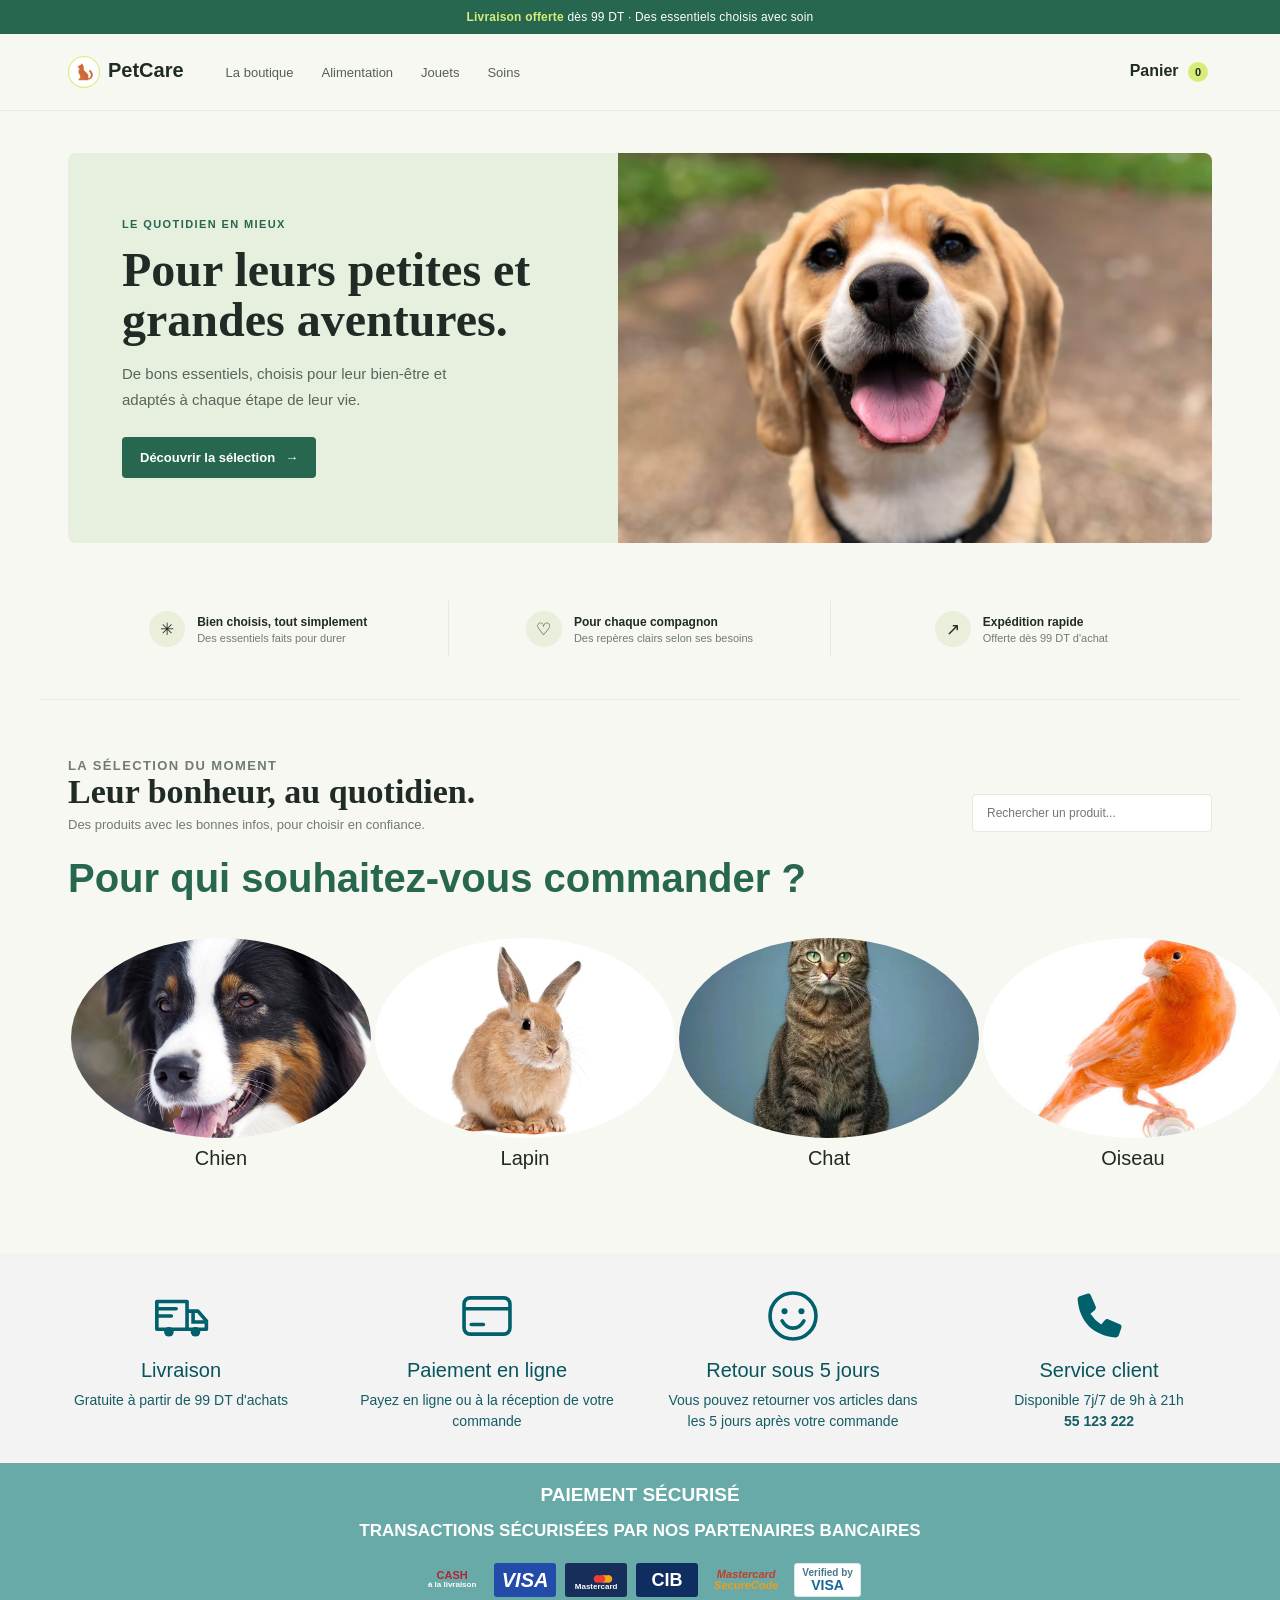
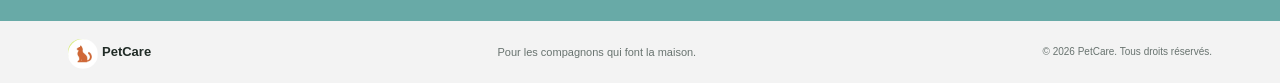
<file: index.html>
<!DOCTYPE html>
<html lang="fr">

<head>
    <meta charset="UTF-8">
    <meta name="viewport" content="width=device-width, initial-scale=1.0">
    <meta name="theme-color" content="#f7f8f2">
    <title>PetCare — La boutique des animaux</title>
    <link rel="stylesheet" href="style.css">
    <link rel="preconnect" href="https://fonts.googleapis.com">
    <link rel="preconnect" href="https://fonts.gstatic.com" crossorigin>

</head>

<body>
    <div class="announcement">
        <strong>Livraison offerte</strong>
        dès 99 DT · Des essentiels choisis avec soin
    </div>
    <div class="nav-wrap">
        <nav>
            <a class="brand" href="#accueil">
                <span class="brand-mark" aria-hidden="true">
                    <img src="images/logo-chat.jpg" id="logo_chat" alt="">
                </span>PetCare
            </a>
            <div class="nav-links">
                <a href="#boutique">La boutique</a>
                <a href="#boutique" data-category-link="Alimentation">Alimentation</a>
                <a href="#boutique" data-category-link="Jouets">Jouets</a>
                <a href="#boutique" data-category-link="Soins">Soins</a>
            </div>
            <button class="cart-button" id="cart-toggle" aria-expanded="false" aria-controls="cart-panel">Panier <span
                    class="cart-count" id="cart-count">0</span></button>
        </nav>
    </div>
    <aside class="cart-panel" id="cart-panel" aria-label="Contenu du panier"></aside>
    <main>
        <section class="hero" id="accueil">
            <div class="hero-inner">
                <div class="hero-copy">
                    <p class="eyebrow">Le quotidien en mieux</p>
                    <h1>Pour leurs petites et grandes aventures.</h1>
                    <p>De bons essentiels, choisis pour leur bien-être et adaptés à chaque étape de leur vie.</p>
                    <a class="primary-button" href="#boutique">Découvrir la sélection <span
                            aria-hidden="true">→</span></a>
                </div>
                <div class="hero-image" role="img" aria-label="Chien de compagnie heureux"></div>
            </div>
        </section>
        <section class="benefits" aria-label="Nos engagements">
            <div class="benefit"><span class="benefit-icon" aria-hidden="true">✳</span>
                <div><strong>Bien choisis, tout simplement</strong><span>Des essentiels faits pour durer</span></div>
            </div>
            <div class="benefit"><span class="benefit-icon" aria-hidden="true">♡</span>
                <div><strong>Pour chaque compagnon</strong><span>Des repères clairs selon ses besoins</span></div>
            </div>
            <div class="benefit"><span class="benefit-icon" aria-hidden="true">↗</span>
                <div><strong>Expédition rapide</strong><span>Offerte dès 99 DT d'achat</span></div>
            </div>
        </section>
        <section class="shop" id="boutique">
            <div class="shop-heading">
                <div>
                    <p class="eyebrow">La sélection du moment</p>
                    <h2>Leur bonheur, au quotidien.</h2>
                    <p>Des produits avec les bonnes infos, pour choisir en confiance.</p>
                </div>
                <input class="search" id="search" type="search" placeholder="Rechercher un produit..."
                    aria-label="Rechercher un produit">
            </div>
                <h2 id="h2_annimal_selectionne">Pour qui souhaitez-vous commander ?</h2>
                <table>
                    <tr>
                        <td><a href="chien.html"><img src="images/chien.jpg"  class="animal" alt="Chien"></a></td>
                        <td><a href="lapin.html"><img src="images/lapin.jpg"  class="animal" alt="Lapin"></a></td>
                        <td><a href="chat.html"><img src="images/chat.webp"   class="animal" alt="Chat"></a></td>
                        <td><a href="oiseau.html"><img src="images/oiseau.jpg" class="animal" alt="Oiseau"></a></td>
                    </tr>
                    <tr>
                        <td>Chien</td>
                        <td>Lapin</td>
                        <td>Chat</td>
                        <td>Oiseau</td>
                    </tr>
                </table>

            <div class="product-grid" id="product-grid" aria-live="polite"></div>
        </section>
    </main>
    <footer class="site-footer">
        <section class="footer-services" aria-label="Nos services">
            <article class="footer-service">
                <span class="service-icon" aria-hidden="true">
                    <svg viewBox="0 0 48 48" fill="none"><path d="M4 12h25v23H4zM29 20h9l7 8v7H29z" stroke="currentColor" stroke-width="3" stroke-linejoin="round"/><path d="M34 21v8h10M4 18h16M4 24h12" stroke="currentColor" stroke-width="3" stroke-linecap="round"/><circle cx="14" cy="37" r="4" fill="currentColor"/><circle cx="36" cy="37" r="4" fill="currentColor"/></svg>
                </span>
                <h2>Livraison</h2>
                <p>Gratuite à partir de 99 DT d'achats</p>
            </article>
            <article class="footer-service">
                <span class="service-icon" aria-hidden="true">
                    <svg viewBox="0 0 48 48" fill="none"><rect x="5" y="9" width="38" height="30" rx="5" stroke="currentColor" stroke-width="3"/><path d="M5 18h38" stroke="currentColor" stroke-width="3"/><path d="M11 31h10" stroke="currentColor" stroke-width="3" stroke-linecap="round"/></svg>
                </span>
                <h2>Paiement en ligne</h2>
                <p>Payez en ligne ou à la réception de votre commande</p>
            </article>
            <article class="footer-service">
                <span class="service-icon" aria-hidden="true">
                    <svg viewBox="0 0 48 48" fill="none"><circle cx="24" cy="24" r="19" stroke="currentColor" stroke-width="3"/><circle cx="17" cy="20" r="2.5" fill="currentColor"/><circle cx="31" cy="20" r="2.5" fill="currentColor"/><path d="M15 28c2.2 4 5.2 6 9 6s6.8-2 9-6" stroke="currentColor" stroke-width="3" stroke-linecap="round"/></svg>
                </span>
                <h2>Retour sous 5 jours</h2>
                <p>Vous pouvez retourner vos articles dans les 5 jours après votre commande</p>
            </article>
            <article class="footer-service">
                <span class="service-icon" aria-hidden="true">
                    <svg viewBox="0 0 48 48" fill="currentColor"><path d="M14.2 5.5c1.2-.5 2.5.1 3 1.3l4 9.2c.5 1.1.2 2.4-.7 3.2l-3.6 3a29.8 29.8 0 0 0 8.9 8.9l3-3.6c.8-.9 2.1-1.2 3.2-.7l9.2 4c1.2.5 1.8 1.8 1.3 3l-2.1 6.2c-.4 1.1-1.5 1.8-2.7 1.7C19.2 40.1 7.9 28.8 6.3 10.3c-.1-1.2.6-2.3 1.7-2.7l6.2-2.1Z"/></svg>
                </span>
                <h2>Service client</h2>
                <p>Disponible 7j/7 de 9h à 21h<br><a href="tel:+21651424424">55 123 222</a></p>
            </article>
        </section>
        <section class="footer-payment" aria-labelledby="payment-title">
            <h2 id="payment-title">PAIEMENT SÉCURISÉ</h2>
            <p>Transactions sécurisées par nos partenaires bancaires</p>
            <div class="payment-methods" aria-label="Moyens de paiement acceptés">
                <span class="payment-logo cash">CASH <small>à la livraison</small></span>
                <span class="payment-logo visa">VISA</span>
                <span class="payment-logo mastercard"><span aria-hidden="true">●●</span><small>Mastercard</small></span>
                <span class="payment-logo cib">CIB</span>
                <span class="payment-logo secure">Mastercard<br><strong>SecureCode</strong></span>
                <span class="payment-logo verified">Verified by<br><strong>VISA</strong></span>
            </div>
        </section>
        <div class="footer-bottom">
            <a class="footer-brand" href="#accueil"><span class="brand-mark" aria-hidden="true"><img src="images/logo-chat.jpg" id="logo_chat" alt=""></span>PetCare</a>
            <p>Pour les compagnons qui font la maison.</p>
            <small>© 2026 PetCare. Tous droits réservés.</small>
        </div>
    </footer>
    <div class="toast" id="toast" role="status" aria-live="polite"></div>

</body>

</html>
</file>
<file: style.css>
:root {
    --ink: #202b26;
    --muted: #717b73;
    --paper: #f7f8f2;
    --green: #27664f;
    --lime: #d7ed78;
    --line: #e6e9df;
}

* {
    box-sizing: border-box;
}

body {
    margin: 0;
    color: var(--ink);
    background: var(--paper);
    font-family: 'DM Sans', sans-serif;
}

button,
input {
    font: inherit;
}

button {
    cursor: pointer;
}

.announcement {
    padding: 10px 20px;
    text-align: center;
    background: var(--green);
    color: white;
    font-size: 12px;
    letter-spacing: .2px;
}

.announcement strong {
    color: var(--lime);
}

.nav-wrap {
    background: var(--paper);
    border-bottom: 1px solid var(--line);
}

nav {
    max-width: 1200px;
    height: 76px;
    margin: auto;
    padding: 0 28px;
    display: flex;
    align-items: center;
    gap: 42px;
}

.brand {
    color: var(--ink);
    text-decoration: none;
    font-weight: 700;
    font-size: 20px;
    white-space: nowrap;
}

.brand-mark {
    display: inline-grid;
    place-items: center;
    width: 32px;
    height: 32px;
    margin-right: 8px;
    border-radius: 50%;
    background: var(--lime);
    vertical-align: middle;
    font-size: 17px;
}

.nav-links {
    display: flex;
    gap: 28px;
    margin: 0 auto 0 0;
}

.nav-links a {
    text-decoration: none;
    color: #536057;
    font-size: 13px;
}

.nav-links a:hover {
    color: var(--green);
}

.cart-button {
    position: relative;
    border: 0;
    background: transparent;
    color: var(--ink);
    font-weight: 600;
    padding: 10px 4px;
}

.cart-count {
    display: inline-grid;
    place-items: center;
    min-width: 20px;
    height: 20px;
    margin-left: 5px;
    padding: 0 5px;
    border-radius: 20px;
    background: var(--lime);
    font-size: 11px;
}

.hero {
    max-width: 1200px;
    margin: 0 auto;
    padding: 42px 28px 58px;
}

.hero-inner {
    min-height: 390px;
    display: grid;
    grid-template-columns: 1fr 1.08fr;
    overflow: hidden;
    border-radius: 8px;
    background: #e7efdf;
}

.hero-copy {
    align-self: center;
    padding: 42px 0 42px 54px;
}

.eyebrow {
    margin: 0 0 15px;
    color: var(--green);
    font-size: 11px;
    font-weight: 700;
    letter-spacing: 1.4px;
    text-transform: uppercase;
}

h1,
h2,
h3,
p {
    margin-top: 0;
}

h1 {
    max-width: 420px;
    margin-bottom: 16px;
    font: 600 48px/1.05 'Fraunces', Georgia, serif;
    letter-spacing: 0;
}

.hero-copy>p:not(.eyebrow) {
    max-width: 350px;
    margin-bottom: 25px;
    color: #58665b;
    font-size: 15px;
    line-height: 1.7;
}

.primary-button {
    display: inline-flex;
    align-items: center;
    gap: 10px;
    padding: 13px 18px;
    border: 0;
    border-radius: 4px;
    background: var(--green);
    color: white;
    text-decoration: none;
    font-weight: 600;
    font-size: 13px;
    transition: background .2s, transform .2s;
}

.primary-button:hover {
    background: #1e513e;
    transform: translateY(-2px);
}

.hero-image {
    min-height: 390px;
    background: url('images/chien_background.avif') center 48% / cover;
}

.benefits {
    max-width: 1200px;
    margin: 0 auto;
    padding: 0 28px 42px;
    display: grid;
    grid-template-columns: repeat(3, 1fr);
    border-bottom: 1px solid var(--line);
}

.benefit {
    display: flex;
    justify-content: center;
    align-items: center;
    gap: 12px;
    padding: 10px;
    border-right: 1px solid var(--line);
}

.benefit:last-child {
    border-right: 0;
}

.benefit-icon {
    display: grid;
    place-items: center;
    width: 36px;
    height: 36px;
    border-radius: 50%;
    background: #e9efdb;
    font-size: 17px;
}

.benefit strong {
    display: block;
    font-size: 12px;
}

.benefit span:last-child {
    display: block;
    margin-top: 3px;
    color: var(--muted);
    font-size: 11px;
}

.shop {
    max-width: 1200px;
    margin: 0 auto;
    padding: 58px 28px 80px;
}

.shop-heading {
    display: flex;
    align-items: end;
    justify-content: space-between;
    gap: 24px;
    margin-bottom: 24px;
}

.shop-heading h2 {
    margin-bottom: 7px;
    font: 600 34px/1.1 'Fraunces', Georgia, serif;
}

.shop-heading p {
    margin: 0;
    color: var(--muted);
    font-size: 13px;
}

.search {
    width: 240px;
    padding: 11px 14px;
    border: 1px solid var(--line);
    border-radius: 4px;
    outline: none;
    background: white;
    font-size: 12px;
}

.search:focus {
    border-color: var(--green);
}

.site-footer {
    color: #07545d;
    background: #f3f3f3;
}

.footer-services {
    max-width: 1440px;
    margin: 0 auto;
    padding: 30px 28px 26px;
    display: grid;
    grid-template-columns: repeat(4, minmax(0, 1fr));
}

.footer-service {
    padding: 4px 22px;
    text-align: center;
}

.service-icon {
    display: grid;
    place-items: center;
    width: 58px;
    height: 58px;
    margin: 0 auto 14px;
    color: #00606c;
}

.service-icon svg {
    display: block;
    width: 100%;
    height: 100%;
}

.footer-service h2 {
    margin: 0 0 8px;
    color: #07545d;
    font-size: 20px;
    font-weight: 500;
}

.footer-service p {
    max-width: 320px;
    margin: 0 auto;
    color: #155d65;
    font-size: 14px;
    line-height: 1.55;
}

.footer-service a {
    color: inherit;
    font-weight: 700;
    text-decoration: none;
}

.footer-service a:hover {
    text-decoration: underline;
}

.footer-payment {
    padding: 21px 20px 24px;
    background: #68aaa7;
    color: white;
    text-align: center;
}

.footer-payment h2 {
    margin: 0 0 15px;
    font-size: 19px;
    font-weight: 700;
}

.footer-payment>p {
    margin: 0 0 22px;
    font-size: 17px;
    font-weight: 700;
    text-transform: uppercase;
}

.payment-methods {
    display: flex;
    align-items: center;
    justify-content: center;
    flex-wrap: wrap;
    gap: 9px;
}

.payment-logo {
    display: grid;
    place-content: center;
    min-width: 62px;
    min-height: 34px;
    padding: 4px 7px;
    border-radius: 3px;
    background: #fff;
    color: #073c66;
    font-size: 12px;
    font-weight: 800;
    line-height: 1;
}

.payment-logo small {
    display: block;
    font-size: 8px;
    font-weight: 700;
}

.payment-logo.cash,
.payment-logo.secure {
    background: transparent;
}

.payment-logo.cash {
    min-width: 66px;
    color: #b42437;
    font-size: 11px;
}

.payment-logo.cash small {
    color: white;
}

.payment-logo.visa {
    background: #234caa;
    color: white;
    font-size: 20px;
    font-style: italic;
}

.payment-logo.mastercard {
    position: relative;
    background: #162e59;
    color: white;
}

.payment-logo.mastercard span {
    color: #ec3e36;
    font-size: 18px;
    letter-spacing: -7px;
    text-shadow: 7px 0 #f4a51c;
}

.payment-logo.mastercard small {
    position: relative;
    z-index: 1;
    margin-top: -4px;
}

.payment-logo.cib {
    min-width: 62px;
    background: #102d62;
    color: white;
    font-size: 18px;
}

.payment-logo.secure {
    color: #c23f27;
    font-size: 11px;
    font-style: italic;
}

.payment-logo.secure strong {
    color: #ef9d1b;
}

.payment-logo.verified {
    border: 1px solid #dce5e7;
    color: #47798a;
    font-size: 10px;
}

.payment-logo.verified strong {
    color: #17659a;
    font-size: 14px;
}

.footer-bottom {
    display: flex;
    align-items: center;
    justify-content: space-between;
    gap: 16px;
    max-width: 1200px;
    margin: 0 auto;
    padding: 18px 28px;
    color: #68736f;
    font-size: 11px;
}

.footer-brand {
    display: inline-flex;
    align-items: center;
    color: var(--ink);
    font-size: 13px;
    font-weight: 700;
    text-decoration: none;
}

.footer-brand .brand-mark {
    width: 26px;
    height: 26px;
    font-size: 14px;
}

.footer-bottom p {
    margin: 0;
}

.footer-bottom small {
    font-size: 10px;
}

.cart-panel {
    display: none;
    position: absolute;
    z-index: 4;
    top: 66px;
    right: max(28px, calc((100vw - 1144px) / 2));
    width: min(340px, calc(100vw - 32px));
    padding: 18px;
    border: 1px solid var(--line);
    background: white;
    box-shadow: 0 12px 30px #202b2620;
}

.cart-panel.open {
    display: block;
}

/*mes styles*/
.animal {
    width: 300px;
    height: 200px;
    border-radius: 50%;
    object-fit: cover;
}

table {
    text-align: center;
    font-size: 20px;
}

#logo_chat {
    width: 30px;
    height: 30px;
    border-radius: 50%;
}
#h2_annimal_selectionne{
    color: var(--green);
    font-weight: bold;
    font-size: 40px;
}
</file>
